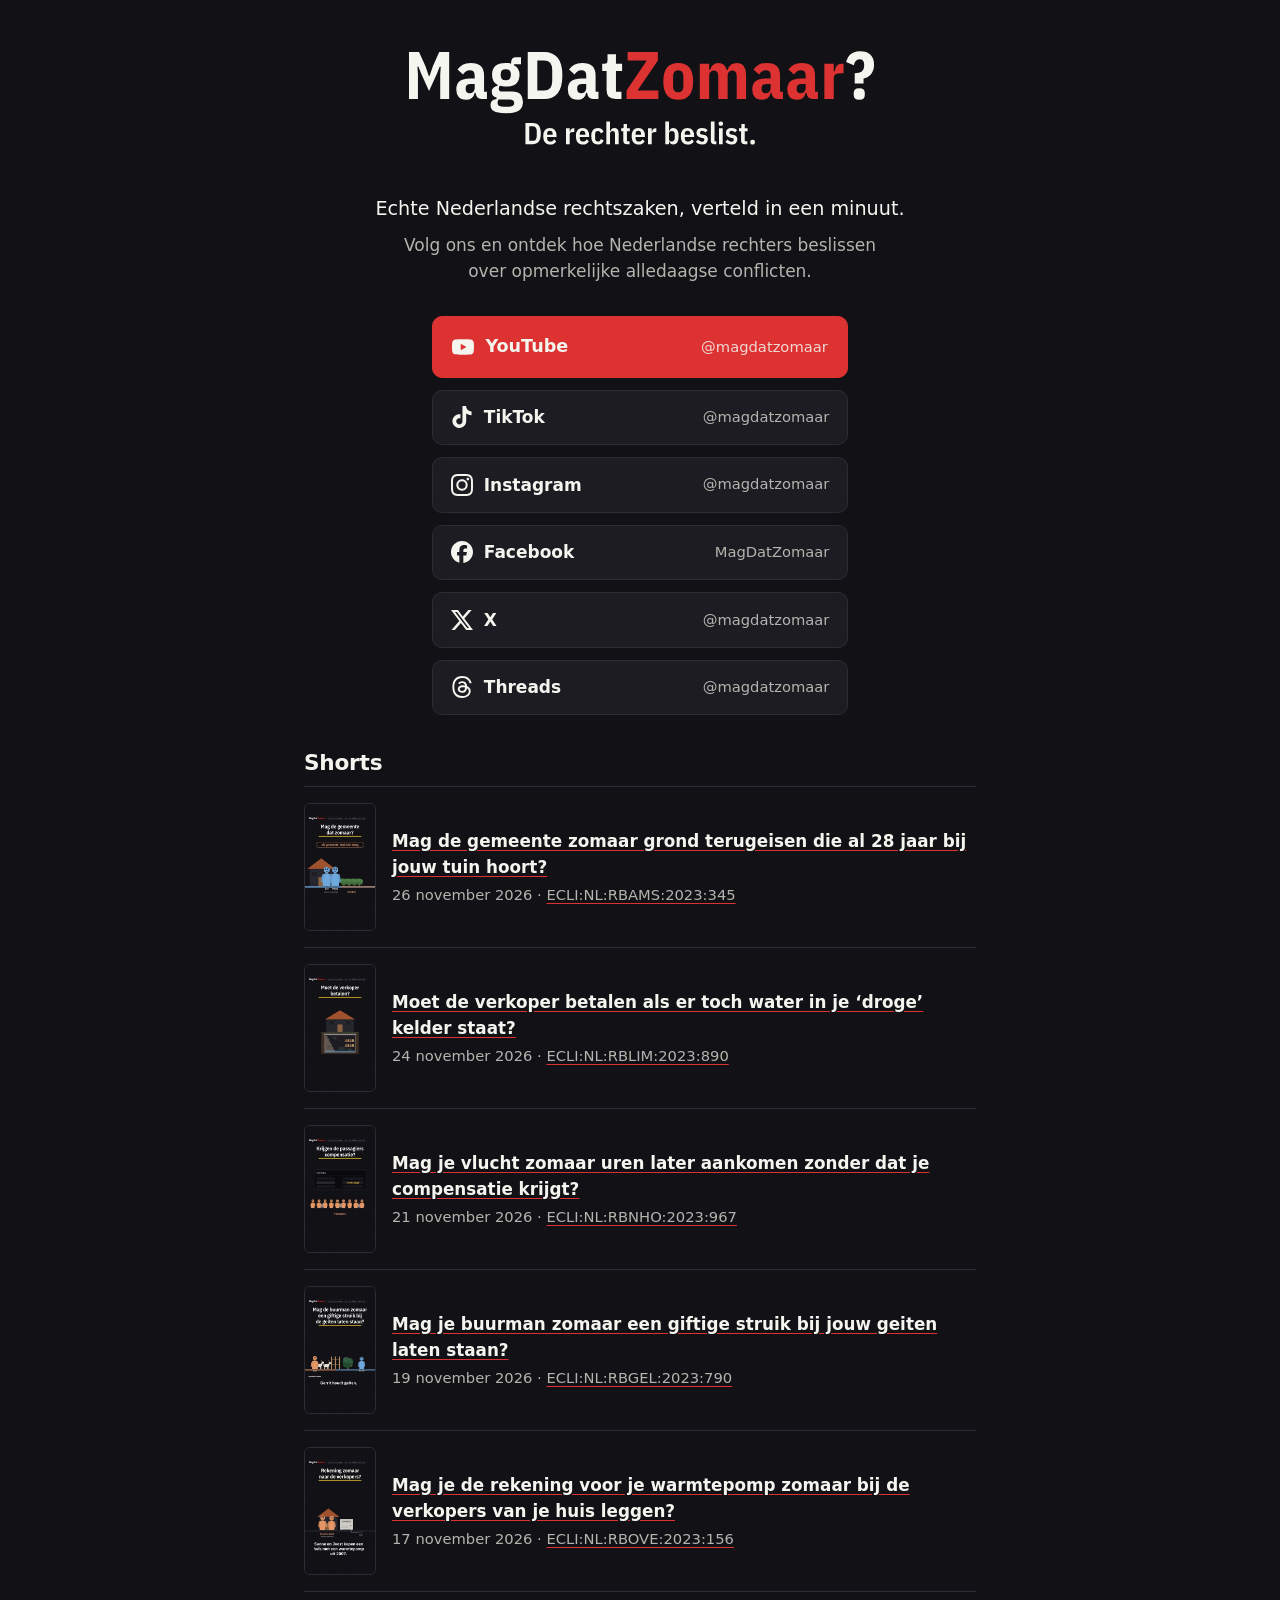
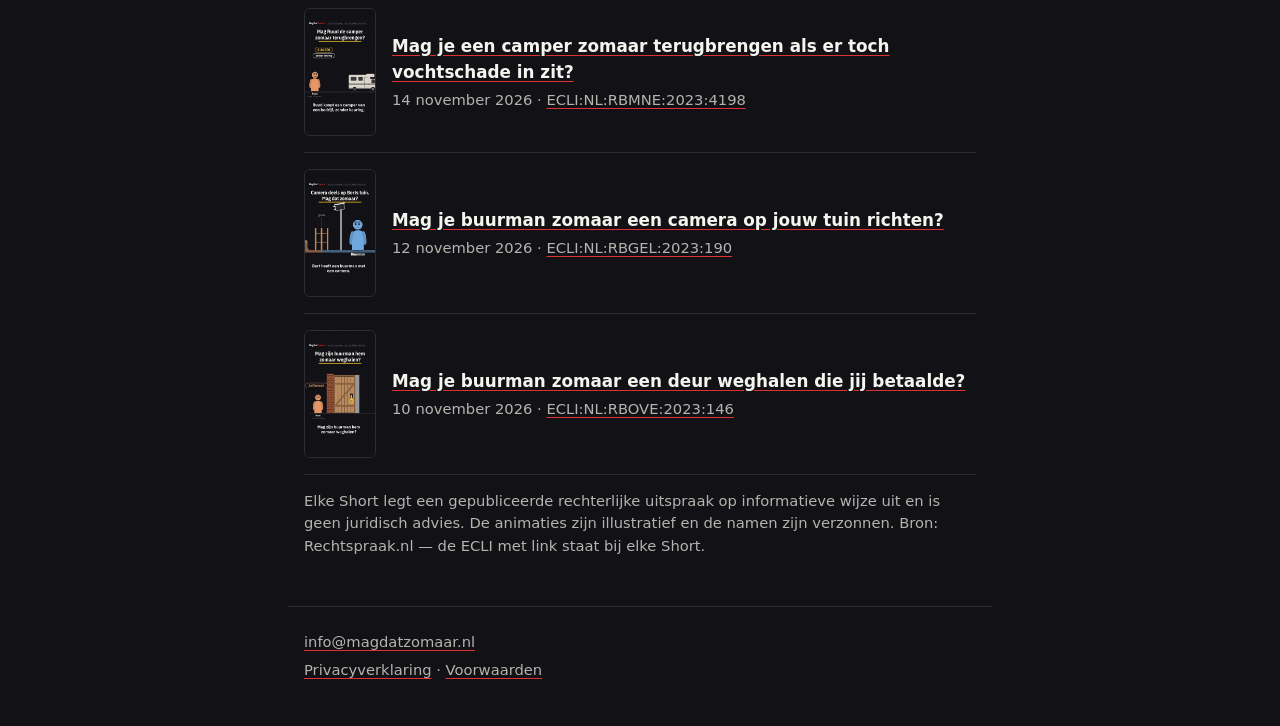
<file: index.html>
<!doctype html>
<html lang="nl">
<head>
<meta charset="utf-8">
<meta name="viewport" content="width=device-width, initial-scale=1">
<title>MagDatZomaar? De rechter beslist.</title>
<meta name="description" content="Echte Nederlandse rechtszaken, verteld in een minuut. MagDatZomaar? De rechter beslist.">
<meta name="referrer" content="strict-origin-when-cross-origin">
<meta name="theme-color" content="#121216">
<link rel="icon" href="icoon.svg" type="image/svg+xml">
<link rel="apple-touch-icon" href="icoon.png">
<link rel="stylesheet" href="stijl.css">
</head>
<body>
<main>
<header class="kop">
<h1>MagDatZomaar? De rechter beslist.</h1>
<img src="woordmerk.svg" alt="MagDatZomaar? De rechter beslist." width="946" height="210">
</header>
<p class="zin">Echte Nederlandse rechtszaken, verteld in een minuut.</p>
<p class="uitnodiging">Volg ons en ontdek hoe Nederlandse rechters beslissen over opmerkelijke alledaagse conflicten.</p>
<nav class="kanalen" aria-label="Kanalen">
<a class="knop hoofd" href="https://www.youtube.com/@magdatzomaar"><span class="naam"><svg class="logo" viewBox="0 0 24 24" width="22" height="22" aria-hidden="true" focusable="false"><path fill="currentColor" d="M23.498 6.186a3.016 3.016 0 0 0-2.122-2.136C19.505 3.545 12 3.545 12 3.545s-7.505 0-9.377.505A3.017 3.017 0 0 0 .502 6.186C0 8.07 0 12 0 12s0 3.93.502 5.814a3.016 3.016 0 0 0 2.122 2.136c1.871.505 9.376.505 9.376.505s7.505 0 9.377-.505a3.015 3.015 0 0 0 2.122-2.136C24 15.93 24 12 24 12s0-3.93-.502-5.814zM9.545 15.568V8.432L15.818 12l-6.273 3.568z"/></svg>YouTube</span> <span class="handle">@magdatzomaar</span></a>
<a class="knop" href="https://www.tiktok.com/@magdatzomaar"><span class="naam"><svg class="logo" viewBox="0 0 24 24" width="22" height="22" aria-hidden="true" focusable="false"><path fill="currentColor" d="M12.525.02c1.31-.02 2.61-.01 3.91-.02.08 1.53.63 3.09 1.75 4.17 1.12 1.11 2.7 1.62 4.24 1.79v4.03c-1.44-.05-2.89-.35-4.2-.97-.57-.26-1.1-.59-1.62-.93-.01 2.92.01 5.84-.02 8.75-.08 1.4-.54 2.79-1.35 3.94-1.31 1.92-3.58 3.17-5.91 3.21-1.43.08-2.86-.31-4.08-1.03-2.02-1.19-3.44-3.37-3.65-5.71-.02-.5-.03-1-.01-1.49.18-1.9 1.12-3.72 2.58-4.96 1.66-1.44 3.98-2.13 6.15-1.72.02 1.48-.04 2.96-.04 4.44-.99-.32-2.15-.23-3.02.37-.63.41-1.11 1.04-1.36 1.75-.21.51-.15 1.07-.14 1.61.24 1.64 1.82 3.02 3.5 2.87 1.12-.01 2.19-.66 2.77-1.61.19-.33.4-.67.41-1.06.1-1.79.06-3.57.07-5.36.01-4.03-.01-8.05.02-12.07z"/></svg>TikTok</span> <span class="handle">@magdatzomaar</span></a>
<a class="knop" href="https://www.instagram.com/magdatzomaar/"><span class="naam"><svg class="logo" viewBox="0 0 24 24" width="22" height="22" aria-hidden="true" focusable="false"><path fill="currentColor" d="M7.0301.084c-1.2768.0602-2.1487.264-2.911.5634-.7888.3075-1.4575.72-2.1228 1.3877-.6652.6677-1.075 1.3368-1.3802 2.127-.2954.7638-.4956 1.6365-.552 2.914-.0564 1.2775-.0689 1.6882-.0626 4.947.0062 3.2586.0206 3.6671.0825 4.9473.061 1.2765.264 2.1482.5635 2.9107.308.7889.72 1.4573 1.388 2.1228.6679.6655 1.3365 1.0743 2.1285 1.38.7632.295 1.6361.4961 2.9134.552 1.2773.056 1.6884.069 4.9462.0627 3.2578-.0062 3.668-.0207 4.9478-.0814 1.28-.0607 2.147-.2652 2.9098-.5633.7889-.3086 1.4578-.72 2.1228-1.3881.665-.6682 1.0745-1.3378 1.3795-2.1284.2957-.7632.4966-1.636.552-2.9124.056-1.2809.0692-1.6898.063-4.948-.0063-3.2583-.021-3.6668-.0817-4.9465-.0607-1.2797-.264-2.1487-.5633-2.9117-.3084-.7889-.72-1.4568-1.3876-2.1228C21.2982 1.33 20.628.9208 19.8378.6165 19.074.321 18.2017.1197 16.9244.0645 15.6471.0093 15.236-.005 11.977.0014 8.718.0076 8.31.0215 7.0301.0839m.1402 21.6932c-1.17-.0509-1.8053-.2453-2.2287-.408-.5606-.216-.96-.4771-1.3819-.895-.422-.4178-.6811-.8186-.9-1.378-.1644-.4234-.3624-1.058-.4171-2.228-.0595-1.2645-.072-1.6442-.079-4.848-.007-3.2037.0053-3.583.0607-4.848.05-1.169.2456-1.805.408-2.2282.216-.5613.4762-.96.895-1.3816.4188-.4217.8184-.6814 1.3783-.9003.423-.1651 1.0575-.3614 2.227-.4171 1.2655-.06 1.6447-.072 4.848-.079 3.2033-.007 3.5835.005 4.8495.0608 1.169.0508 1.8053.2445 2.228.408.5608.216.96.4754 1.3816.895.4217.4194.6816.8176.9005 1.3787.1653.4217.3617 1.056.4169 2.2263.0602 1.2655.0739 1.645.0796 4.848.0058 3.203-.0055 3.5834-.061 4.848-.051 1.17-.245 1.8055-.408 2.2294-.216.5604-.4763.96-.8954 1.3814-.419.4215-.8181.6811-1.3783.9-.4224.1649-1.0577.3617-2.2262.4174-1.2656.0595-1.6448.072-4.8493.079-3.2045.007-3.5825-.006-4.848-.0608M16.953 5.5864A1.44 1.44 0 1 0 18.39 4.144a1.44 1.44 0 0 0-1.437 1.4424M5.8385 12.012c.0067 3.4032 2.7706 6.1557 6.173 6.1493 3.4026-.0065 6.157-2.7701 6.1506-6.1733-.0065-3.4032-2.771-6.1565-6.174-6.1498-3.403.0067-6.156 2.771-6.1496 6.1738M8 12.0077a4 4 0 1 1 4.008 3.9921A3.9996 3.9996 0 0 1 8 12.0077"/></svg>Instagram</span> <span class="handle">@magdatzomaar</span></a>
<a class="knop" href="https://www.facebook.com/magdatzomaar"><span class="naam"><svg class="logo" viewBox="0 0 24 24" width="22" height="22" aria-hidden="true" focusable="false"><path fill="currentColor" d="M9.101 23.691v-7.98H6.627v-3.667h2.474v-1.58c0-4.085 1.848-5.978 5.858-5.978.401 0 .955.042 1.468.103a8.68 8.68 0 0 1 1.141.195v3.325a8.623 8.623 0 0 0-.653-.036 26.805 26.805 0 0 0-.733-.009c-.707 0-1.259.096-1.675.309a1.686 1.686 0 0 0-.679.622c-.258.42-.374.995-.374 1.752v1.297h3.919l-.386 2.103-.287 1.564h-3.246v8.245C19.396 23.238 24 18.179 24 12.044c0-6.627-5.373-12-12-12s-12 5.373-12 12c0 5.628 3.874 10.35 9.101 11.647Z"/></svg>Facebook</span> <span class="handle">MagDatZomaar</span></a>
<a class="knop" href="https://x.com/magdatzomaar"><span class="naam"><svg class="logo" viewBox="0 0 24 24" width="22" height="22" aria-hidden="true" focusable="false"><path fill="currentColor" d="M18.901 1.153h3.68l-8.04 9.19L24 22.846h-7.406l-5.8-7.584-6.638 7.584H.474l8.6-9.83L0 1.154h7.594l5.243 6.932ZM17.61 20.644h2.039L6.486 3.24H4.298Z"/></svg>X</span> <span class="handle">@magdatzomaar</span></a>
<a class="knop" href="https://www.threads.com/@magdatzomaar"><span class="naam"><svg class="logo" viewBox="0 0 24 24" width="22" height="22" aria-hidden="true" focusable="false"><path fill="currentColor" d="M12.186 24h-.007c-3.581-.024-6.334-1.205-8.184-3.509C2.35 18.44 1.5 15.586 1.472 12.01v-.017c.03-3.579.879-6.43 2.525-8.482C5.845 1.205 8.6.024 12.18 0h.014c2.746.02 5.043.725 6.826 2.098 1.677 1.29 2.858 3.13 3.509 5.467l-2.04.569c-1.104-3.96-3.898-5.984-8.304-6.015-2.91.022-5.11.936-6.54 2.717C4.307 6.504 3.616 8.914 3.589 12c.027 3.086.718 5.496 2.057 7.164 1.43 1.783 3.631 2.698 6.54 2.717 2.623-.02 4.358-.631 5.8-2.045 1.647-1.613 1.618-3.593 1.09-4.798-.31-.71-.873-1.3-1.634-1.75-.192 1.352-.622 2.446-1.284 3.272-.886 1.102-2.14 1.704-3.73 1.79-1.202.065-2.361-.218-3.259-.801-1.063-.689-1.685-1.74-1.752-2.964-.065-1.19.408-2.285 1.33-3.082.88-.76 2.119-1.207 3.583-1.291a13.853 13.853 0 0 1 3.02.142c-.126-.742-.375-1.332-.75-1.757-.513-.586-1.308-.883-2.359-.89h-.029c-.844 0-1.992.232-2.721 1.32L7.734 7.847c.98-1.454 2.568-2.256 4.478-2.256h.044c3.194.02 5.097 1.975 5.287 5.388.108.046.216.094.321.142 1.49.7 2.58 1.761 3.154 3.07.797 1.82.871 4.79-1.548 7.158-1.85 1.81-4.094 2.628-7.277 2.65Zm1.003-11.69c-.242 0-.487.007-.739.021-1.836.103-2.98.946-2.916 2.143.067 1.256 1.452 1.839 2.784 1.767 1.224-.065 2.818-.543 3.086-3.71a10.5 10.5 0 0 0-2.215-.221z"/></svg>Threads</span> <span class="handle">@magdatzomaar</span></a>
</nav>
<h2>Shorts</h2>
<ul class="shorts">
<li><a class="thumb" href="https://www.youtube.com/shorts/WkTgzO5xaxw" tabindex="-1" aria-hidden="true"><img src="covers/08.jpg" alt="" width="270" height="480" loading="lazy" decoding="async"></a><div><div class="titel"><a href="https://www.youtube.com/shorts/WkTgzO5xaxw">Mag de gemeente zomaar grond terugeisen die al 28 jaar bij jouw tuin hoort?</a></div><div class="info"><time datetime="2026-11-26">26 november 2026</time> · <a href="https://uitspraken.rechtspraak.nl/details?id=ECLI:NL:RBAMS:2023:345">ECLI:NL:RBAMS:2023:345</a></div></div></li>
<li><a class="thumb" href="https://www.youtube.com/shorts/d7gTfSWNCfY" tabindex="-1" aria-hidden="true"><img src="covers/07.jpg" alt="" width="270" height="480" loading="lazy" decoding="async"></a><div><div class="titel"><a href="https://www.youtube.com/shorts/d7gTfSWNCfY">Moet de verkoper betalen als er toch water in je ‘droge’ kelder staat?</a></div><div class="info"><time datetime="2026-11-24">24 november 2026</time> · <a href="https://uitspraken.rechtspraak.nl/details?id=ECLI:NL:RBLIM:2023:890">ECLI:NL:RBLIM:2023:890</a></div></div></li>
<li><a class="thumb" href="https://www.youtube.com/shorts/Ln2JjwiGUjs" tabindex="-1" aria-hidden="true"><img src="covers/06.jpg" alt="" width="270" height="480" loading="lazy" decoding="async"></a><div><div class="titel"><a href="https://www.youtube.com/shorts/Ln2JjwiGUjs">Mag je vlucht zomaar uren later aankomen zonder dat je compensatie krijgt?</a></div><div class="info"><time datetime="2026-11-21">21 november 2026</time> · <a href="https://uitspraken.rechtspraak.nl/details?id=ECLI:NL:RBNHO:2023:967">ECLI:NL:RBNHO:2023:967</a></div></div></li>
<li><a class="thumb" href="https://www.youtube.com/shorts/Y61OpLQXbV8" tabindex="-1" aria-hidden="true"><img src="covers/05.jpg" alt="" width="270" height="480" loading="lazy" decoding="async"></a><div><div class="titel"><a href="https://www.youtube.com/shorts/Y61OpLQXbV8">Mag je buurman zomaar een giftige struik bij jouw geiten laten staan?</a></div><div class="info"><time datetime="2026-11-19">19 november 2026</time> · <a href="https://uitspraken.rechtspraak.nl/details?id=ECLI:NL:RBGEL:2023:790">ECLI:NL:RBGEL:2023:790</a></div></div></li>
<li><a class="thumb" href="https://www.youtube.com/shorts/sA9OcNMRobQ" tabindex="-1" aria-hidden="true"><img src="covers/04.jpg" alt="" width="270" height="480" loading="lazy" decoding="async"></a><div><div class="titel"><a href="https://www.youtube.com/shorts/sA9OcNMRobQ">Mag je de rekening voor je warmtepomp zomaar bij de verkopers van je huis leggen?</a></div><div class="info"><time datetime="2026-11-17">17 november 2026</time> · <a href="https://uitspraken.rechtspraak.nl/details?id=ECLI:NL:RBOVE:2023:156">ECLI:NL:RBOVE:2023:156</a></div></div></li>
<li><a class="thumb" href="https://www.youtube.com/shorts/woqFHCdhqfc" tabindex="-1" aria-hidden="true"><img src="covers/03.jpg" alt="" width="270" height="480" loading="lazy" decoding="async"></a><div><div class="titel"><a href="https://www.youtube.com/shorts/woqFHCdhqfc">Mag je een camper zomaar terugbrengen als er toch vochtschade in zit?</a></div><div class="info"><time datetime="2026-11-14">14 november 2026</time> · <a href="https://uitspraken.rechtspraak.nl/details?id=ECLI:NL:RBMNE:2023:4198">ECLI:NL:RBMNE:2023:4198</a></div></div></li>
<li><a class="thumb" href="https://www.youtube.com/shorts/4A0koT8yzNU" tabindex="-1" aria-hidden="true"><img src="covers/02.jpg" alt="" width="270" height="480" loading="lazy" decoding="async"></a><div><div class="titel"><a href="https://www.youtube.com/shorts/4A0koT8yzNU">Mag je buurman zomaar een camera op jouw tuin richten?</a></div><div class="info"><time datetime="2026-11-12">12 november 2026</time> · <a href="https://uitspraken.rechtspraak.nl/details?id=ECLI:NL:RBGEL:2023:190">ECLI:NL:RBGEL:2023:190</a></div></div></li>
<li><a class="thumb" href="https://www.youtube.com/shorts/lAmzABg08vE" tabindex="-1" aria-hidden="true"><img src="covers/01.jpg" alt="" width="270" height="480" loading="lazy" decoding="async"></a><div><div class="titel"><a href="https://www.youtube.com/shorts/lAmzABg08vE">Mag je buurman zomaar een deur weghalen die jij betaalde?</a></div><div class="info"><time datetime="2026-11-10">10 november 2026</time> · <a href="https://uitspraken.rechtspraak.nl/details?id=ECLI:NL:RBOVE:2023:146">ECLI:NL:RBOVE:2023:146</a></div></div></li>
</ul>
<p class="uitleg">Elke Short legt een gepubliceerde rechterlijke uitspraak op informatieve wijze uit en is geen juridisch advies. De animaties zijn illustratief en de namen zijn verzonnen. Bron: Rechtspraak.nl — de ECLI met link staat bij elke Short.</p>
</main>
<footer>
<p><a href="mailto:info@magdatzomaar.nl">info@magdatzomaar.nl</a></p>
<p><a href="privacy.html">Privacyverklaring</a> · <a href="voorwaarden.html">Voorwaarden</a></p>
</footer>
</body>
</html>
</file>
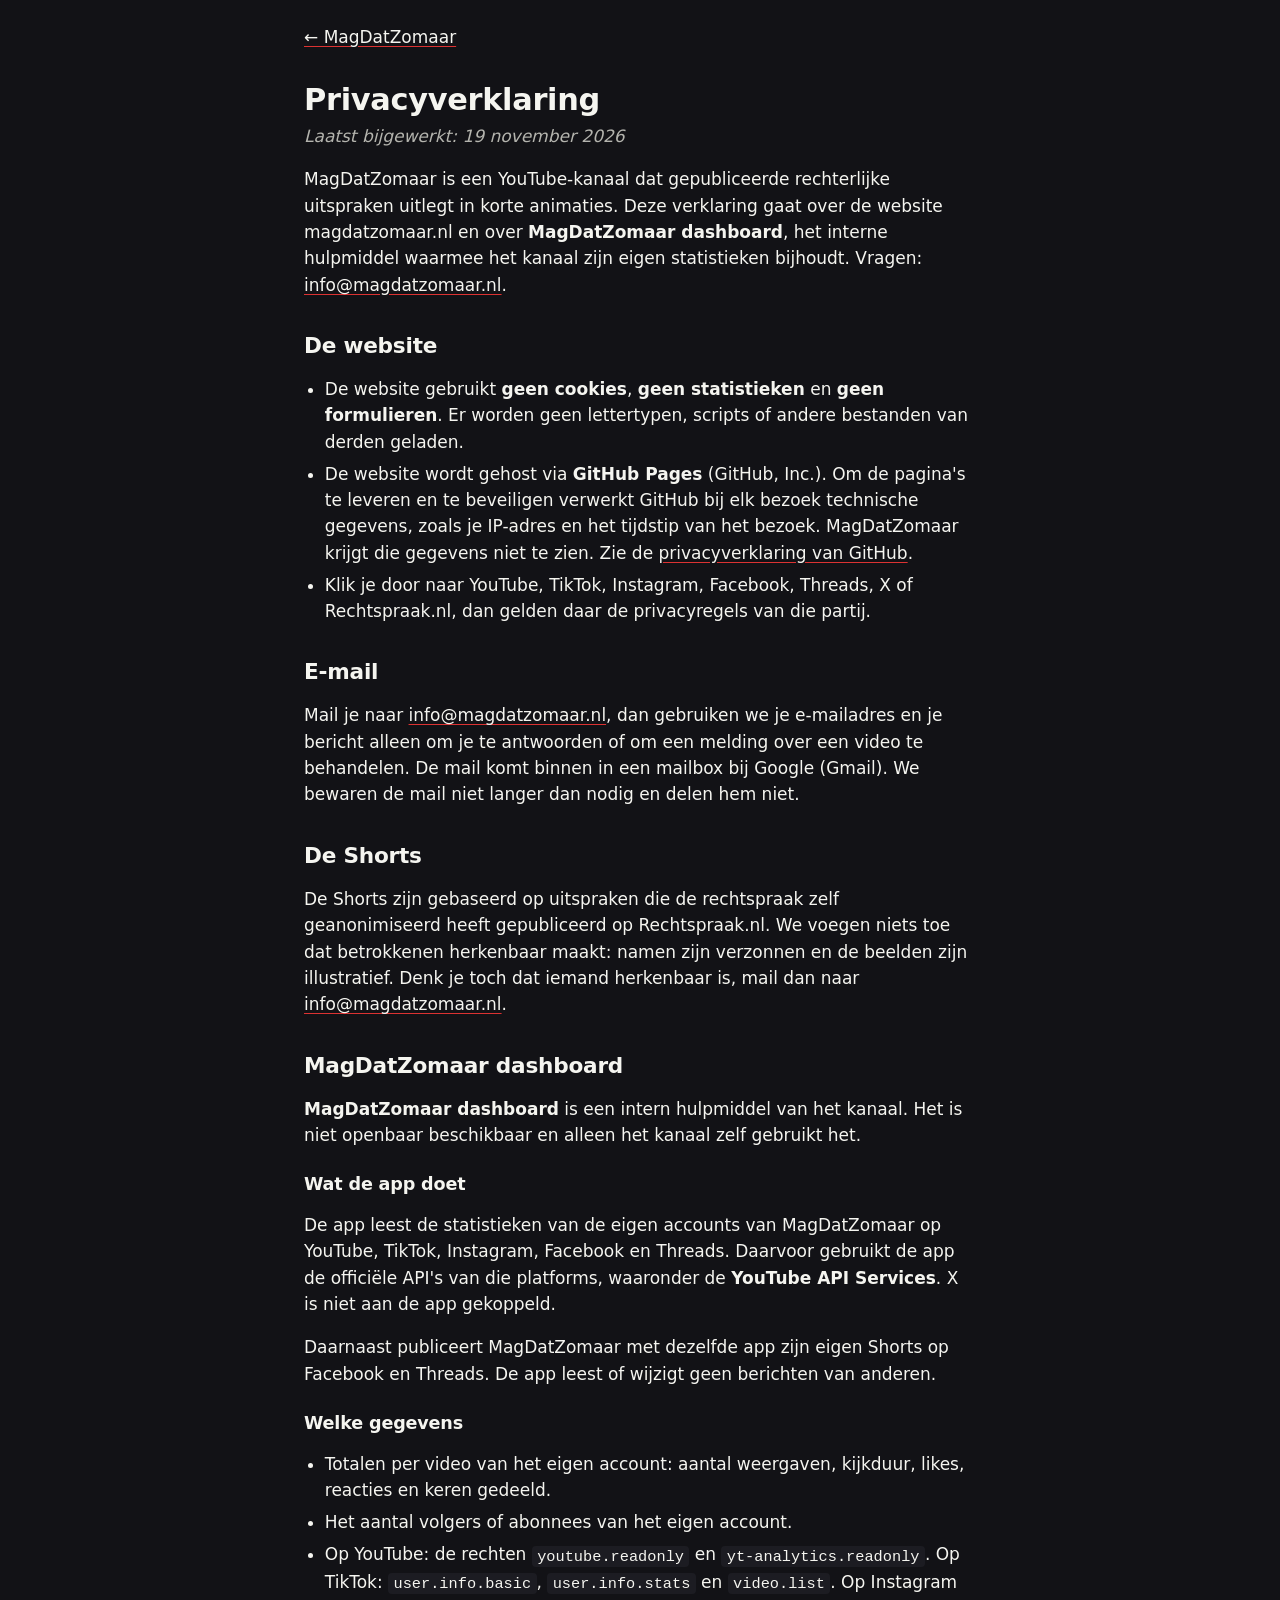
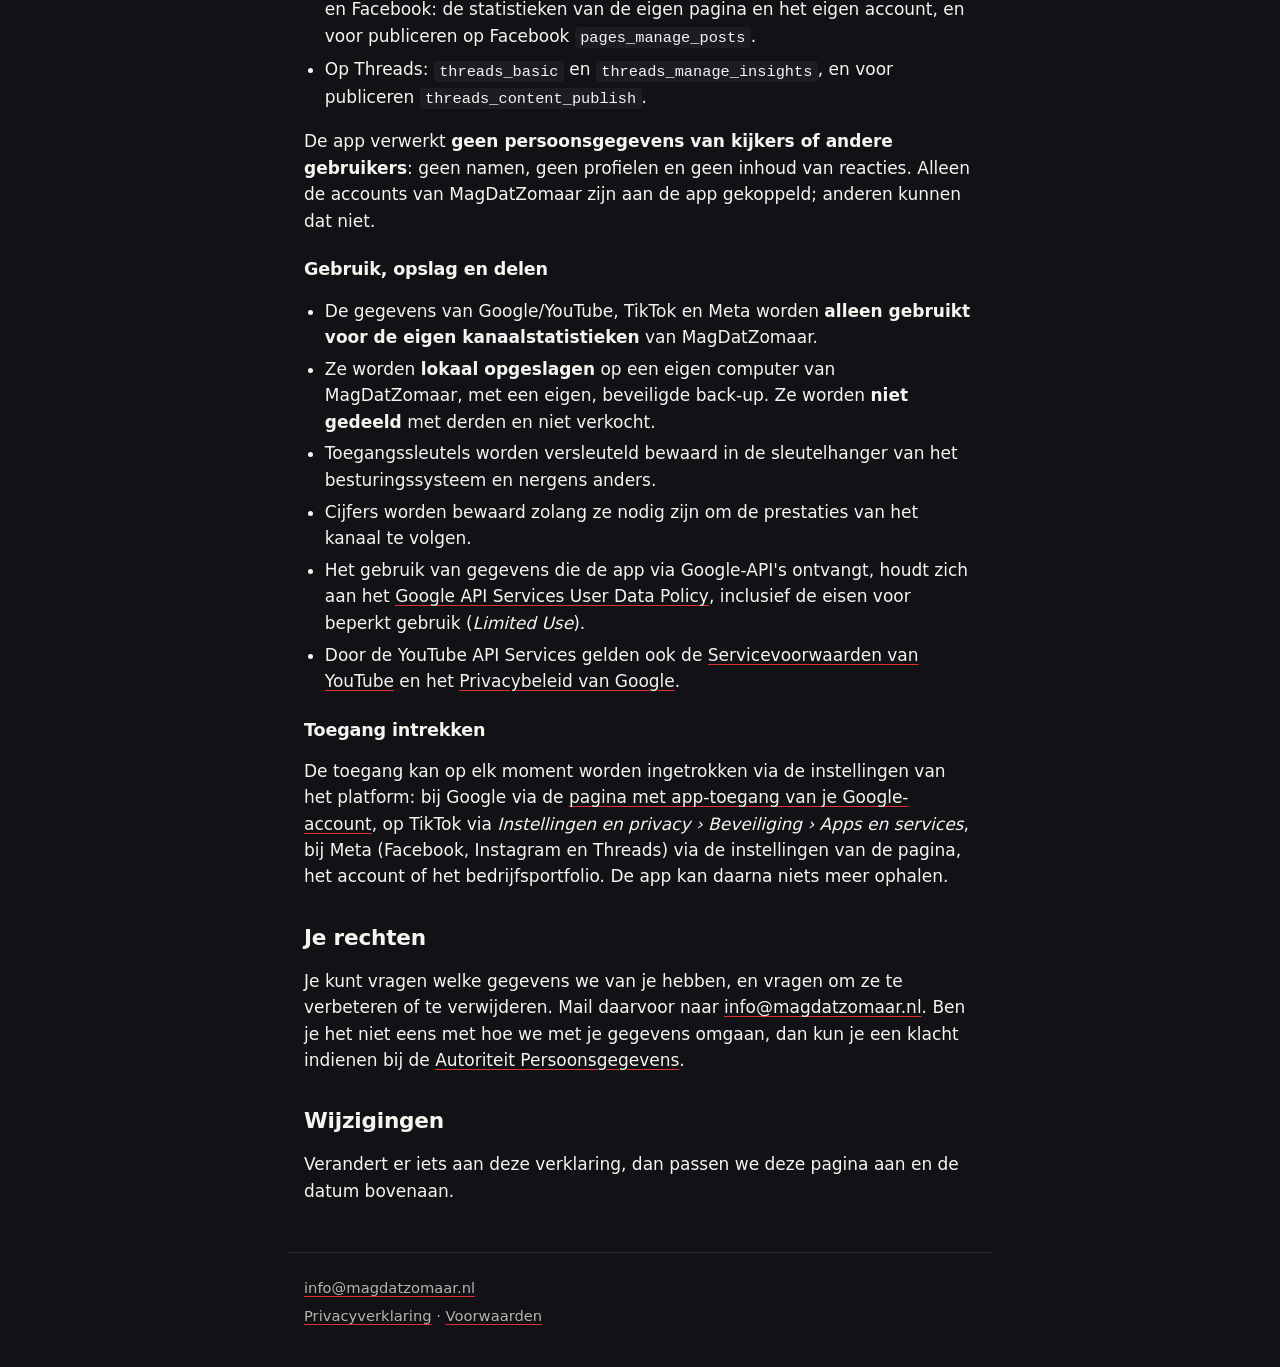
<file: privacy.html>
<!doctype html>
<html lang="nl">
<head>
<meta charset="utf-8">
<meta name="viewport" content="width=device-width, initial-scale=1">
<title>Privacyverklaring – MagDatZomaar</title>
<meta name="description" content="Privacyverklaring van MagDatZomaar.">
<meta name="referrer" content="strict-origin-when-cross-origin">
<meta name="theme-color" content="#121216">
<link rel="icon" href="icoon.svg" type="image/svg+xml">
<link rel="apple-touch-icon" href="icoon.png">
<link rel="stylesheet" href="stijl.css">
</head>
<body>
<main class="tekst">
<a class="terug" href="./">← MagDatZomaar</a>
<h1>Privacyverklaring</h1>
<p class="datum"><em>Laatst bijgewerkt: 19 november 2026</em></p>
<p>MagDatZomaar is een YouTube-kanaal dat gepubliceerde rechterlijke uitspraken uitlegt in korte animaties. Deze verklaring gaat over de website magdatzomaar.nl en over <strong>MagDatZomaar dashboard</strong>, het interne hulpmiddel waarmee het kanaal zijn eigen statistieken bijhoudt. Vragen: <a href="mailto:info@magdatzomaar.nl">info@magdatzomaar.nl</a>.</p>
<h2>De website</h2>
<ul><li>De website gebruikt <strong>geen cookies</strong>, <strong>geen statistieken</strong> en <strong>geen formulieren</strong>. Er worden geen lettertypen, scripts of andere bestanden van derden geladen.</li><li>De website wordt gehost via <strong>GitHub Pages</strong> (GitHub, Inc.). Om de pagina&#x27;s te leveren en te beveiligen verwerkt GitHub bij elk bezoek technische gegevens, zoals je IP-adres en het tijdstip van het bezoek. MagDatZomaar krijgt die gegevens niet te zien. Zie de <a href="https://docs.github.com/en/site-policy/privacy-policies/github-general-privacy-statement">privacyverklaring van GitHub</a>.</li><li>Klik je door naar YouTube, TikTok, Instagram, Facebook, Threads, X of Rechtspraak.nl, dan gelden daar de privacyregels van die partij.</li></ul>
<h2>E-mail</h2>
<p>Mail je naar <a href="mailto:info@magdatzomaar.nl">info@magdatzomaar.nl</a>, dan gebruiken we je e-mailadres en je bericht alleen om je te antwoorden of om een melding over een video te behandelen. De mail komt binnen in een mailbox bij Google (Gmail). We bewaren de mail niet langer dan nodig en delen hem niet.</p>
<h2>De Shorts</h2>
<p>De Shorts zijn gebaseerd op uitspraken die de rechtspraak zelf geanonimiseerd heeft gepubliceerd op Rechtspraak.nl. We voegen niets toe dat betrokkenen herkenbaar maakt: namen zijn verzonnen en de beelden zijn illustratief. Denk je toch dat iemand herkenbaar is, mail dan naar <a href="mailto:info@magdatzomaar.nl">info@magdatzomaar.nl</a>.</p>
<h2>MagDatZomaar dashboard</h2>
<p><strong>MagDatZomaar dashboard</strong> is een intern hulpmiddel van het kanaal. Het is niet openbaar beschikbaar en alleen het kanaal zelf gebruikt het.</p>
<h3>Wat de app doet</h3>
<p>De app leest de statistieken van de eigen accounts van MagDatZomaar op YouTube, TikTok, Instagram, Facebook en Threads. Daarvoor gebruikt de app de officiële API&#x27;s van die platforms, waaronder de <strong>YouTube API Services</strong>. X is niet aan de app gekoppeld.</p>
<p>Daarnaast publiceert MagDatZomaar met dezelfde app zijn eigen Shorts op Facebook en Threads. De app leest of wijzigt geen berichten van anderen.</p>
<h3>Welke gegevens</h3>
<ul><li>Totalen per video van het eigen account: aantal weergaven, kijkduur, likes, reacties en keren gedeeld.</li><li>Het aantal volgers of abonnees van het eigen account.</li><li>Op YouTube: de rechten <code>youtube.readonly</code> en <code>yt-analytics.readonly</code>. Op TikTok: <code>user.info.basic</code>, <code>user.info.stats</code> en <code>video.list</code>. Op Instagram en Facebook: de statistieken van de eigen pagina en het eigen account, en voor publiceren op Facebook <code>pages_manage_posts</code>.</li><li>Op Threads: <code>threads_basic</code> en <code>threads_manage_insights</code>, en voor publiceren <code>threads_content_publish</code>.</li></ul>
<p>De app verwerkt <strong>geen persoonsgegevens van kijkers of andere gebruikers</strong>: geen namen, geen profielen en geen inhoud van reacties. Alleen de accounts van MagDatZomaar zijn aan de app gekoppeld; anderen kunnen dat niet.</p>
<h3>Gebruik, opslag en delen</h3>
<ul><li>De gegevens van Google/YouTube, TikTok en Meta worden <strong>alleen gebruikt voor de eigen kanaalstatistieken</strong> van MagDatZomaar.</li><li>Ze worden <strong>lokaal opgeslagen</strong> op een eigen computer van MagDatZomaar, met een eigen, beveiligde back-up. Ze worden <strong>niet gedeeld</strong> met derden en niet verkocht.</li><li>Toegangssleutels worden versleuteld bewaard in de sleutelhanger van het besturingssysteem en nergens anders.</li><li>Cijfers worden bewaard zolang ze nodig zijn om de prestaties van het kanaal te volgen.</li><li>Het gebruik van gegevens die de app via Google-API&#x27;s ontvangt, houdt zich aan het <a href="https://developers.google.com/terms/api-services-user-data-policy">Google API Services User Data Policy</a>, inclusief de eisen voor beperkt gebruik (<em>Limited Use</em>).</li><li>Door de YouTube API Services gelden ook de <a href="https://www.youtube.com/t/terms">Servicevoorwaarden van YouTube</a> en het <a href="https://policies.google.com/privacy">Privacybeleid van Google</a>.</li></ul>
<h3>Toegang intrekken</h3>
<p>De toegang kan op elk moment worden ingetrokken via de instellingen van het platform: bij Google via de <a href="https://myaccount.google.com/connections">pagina met app-toegang van je Google-account</a>, op TikTok via <em>Instellingen en privacy › Beveiliging › Apps en services</em>, bij Meta (Facebook, Instagram en Threads) via de instellingen van de pagina, het account of het bedrijfsportfolio. De app kan daarna niets meer ophalen.</p>
<h2>Je rechten</h2>
<p>Je kunt vragen welke gegevens we van je hebben, en vragen om ze te verbeteren of te verwijderen. Mail daarvoor naar <a href="mailto:info@magdatzomaar.nl">info@magdatzomaar.nl</a>. Ben je het niet eens met hoe we met je gegevens omgaan, dan kun je een klacht indienen bij de <a href="https://autoriteitpersoonsgegevens.nl">Autoriteit Persoonsgegevens</a>.</p>
<h2>Wijzigingen</h2>
<p>Verandert er iets aan deze verklaring, dan passen we deze pagina aan en de datum bovenaan.</p>
</main>
<footer>
<p><a href="mailto:info@magdatzomaar.nl">info@magdatzomaar.nl</a></p>
<p><a href="privacy.html">Privacyverklaring</a> · <a href="voorwaarden.html">Voorwaarden</a></p>
</footer>
</body>
</html>
</file>
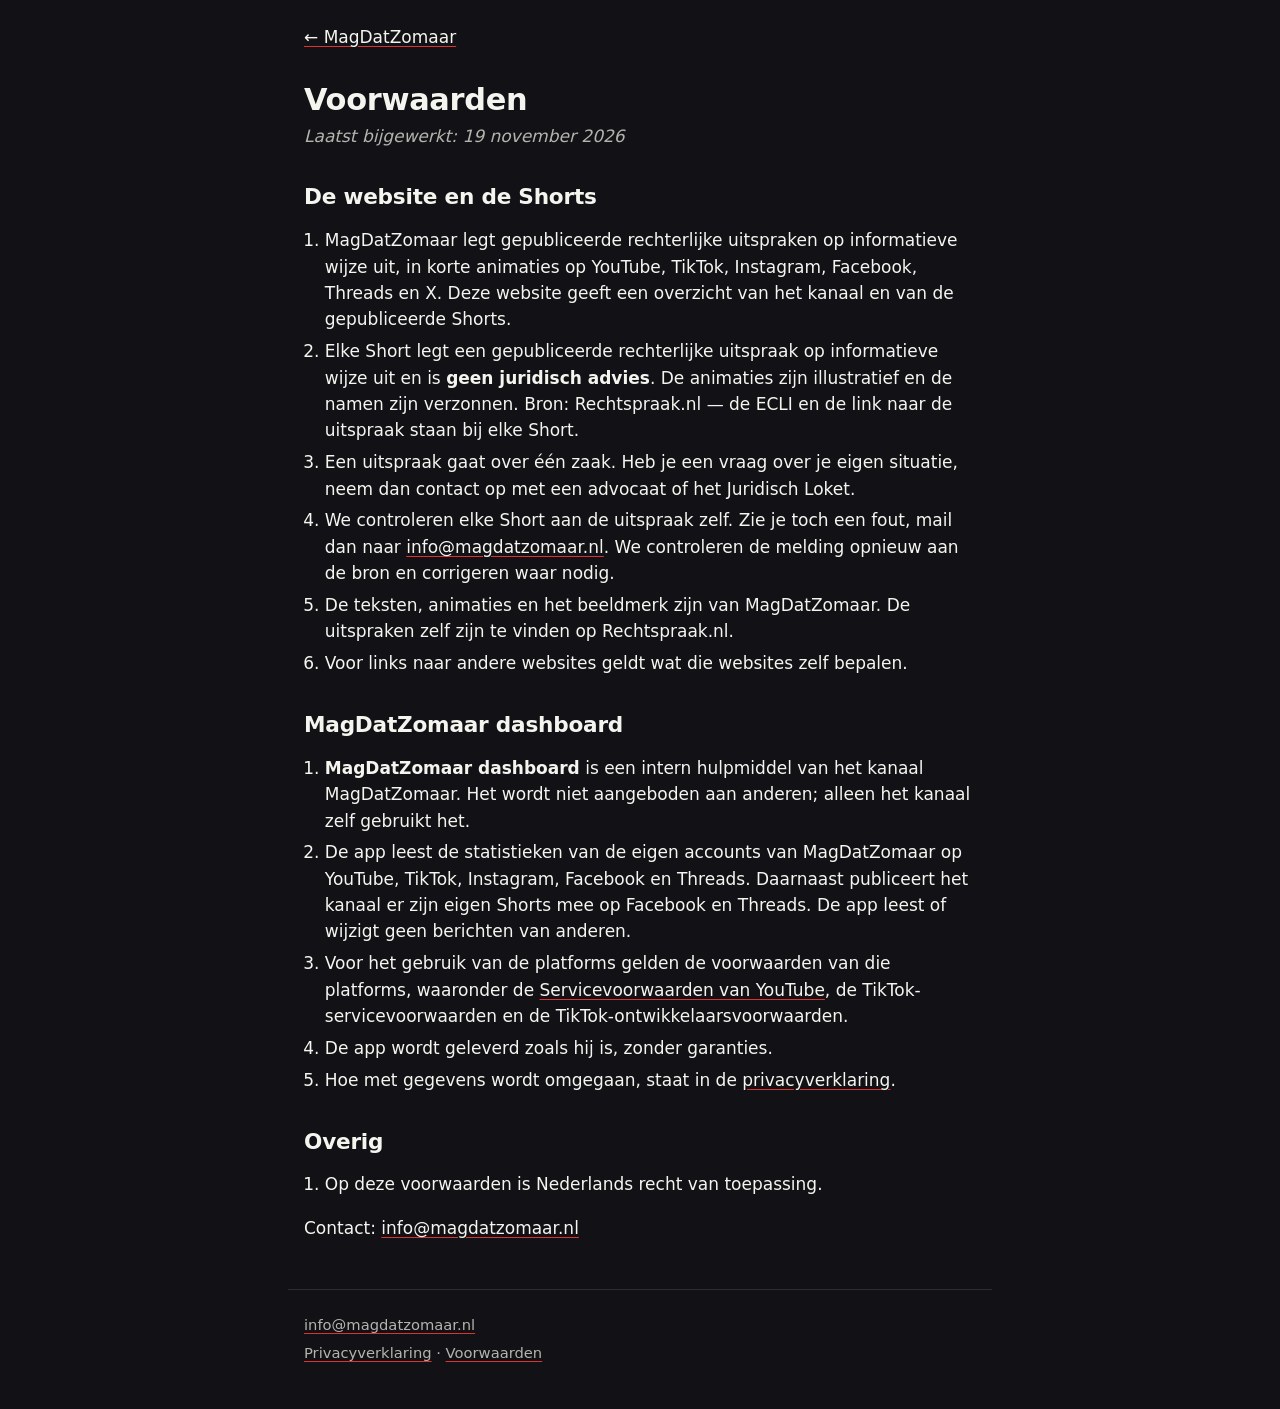
<file: voorwaarden.html>
<!doctype html>
<html lang="nl">
<head>
<meta charset="utf-8">
<meta name="viewport" content="width=device-width, initial-scale=1">
<title>Voorwaarden – MagDatZomaar</title>
<meta name="description" content="Voorwaarden van MagDatZomaar.">
<meta name="referrer" content="strict-origin-when-cross-origin">
<meta name="theme-color" content="#121216">
<link rel="icon" href="icoon.svg" type="image/svg+xml">
<link rel="apple-touch-icon" href="icoon.png">
<link rel="stylesheet" href="stijl.css">
</head>
<body>
<main class="tekst">
<a class="terug" href="./">← MagDatZomaar</a>
<h1>Voorwaarden</h1>
<p class="datum"><em>Laatst bijgewerkt: 19 november 2026</em></p>
<h2>De website en de Shorts</h2>
<ol><li>MagDatZomaar legt gepubliceerde rechterlijke uitspraken op informatieve wijze uit, in korte animaties op YouTube, TikTok, Instagram, Facebook, Threads en X. Deze website geeft een overzicht van het kanaal en van de gepubliceerde Shorts.</li><li>Elke Short legt een gepubliceerde rechterlijke uitspraak op informatieve wijze uit en is <strong>geen juridisch advies</strong>. De animaties zijn illustratief en de namen zijn verzonnen. Bron: Rechtspraak.nl — de ECLI en de link naar de uitspraak staan bij elke Short.</li><li>Een uitspraak gaat over één zaak. Heb je een vraag over je eigen situatie, neem dan contact op met een advocaat of het Juridisch Loket.</li><li>We controleren elke Short aan de uitspraak zelf. Zie je toch een fout, mail dan naar <a href="mailto:info@magdatzomaar.nl">info@magdatzomaar.nl</a>. We controleren de melding opnieuw aan de bron en corrigeren waar nodig.</li><li>De teksten, animaties en het beeldmerk zijn van MagDatZomaar. De uitspraken zelf zijn te vinden op Rechtspraak.nl.</li><li>Voor links naar andere websites geldt wat die websites zelf bepalen.</li></ol>
<h2>MagDatZomaar dashboard</h2>
<ol><li><strong>MagDatZomaar dashboard</strong> is een intern hulpmiddel van het kanaal MagDatZomaar. Het wordt niet aangeboden aan anderen; alleen het kanaal zelf gebruikt het.</li><li>De app leest de statistieken van de eigen accounts van MagDatZomaar op YouTube, TikTok, Instagram, Facebook en Threads. Daarnaast publiceert het kanaal er zijn eigen Shorts mee op Facebook en Threads. De app leest of wijzigt geen berichten van anderen.</li><li>Voor het gebruik van de platforms gelden de voorwaarden van die platforms, waaronder de <a href="https://www.youtube.com/t/terms">Servicevoorwaarden van YouTube</a>, de TikTok-servicevoorwaarden en de TikTok-ontwikkelaarsvoorwaarden.</li><li>De app wordt geleverd zoals hij is, zonder garanties.</li><li>Hoe met gegevens wordt omgegaan, staat in de <a href="privacy.html">privacyverklaring</a>.</li></ol>
<h2>Overig</h2>
<ol><li>Op deze voorwaarden is Nederlands recht van toepassing.</li></ol>
<p>Contact: <a href="mailto:info@magdatzomaar.nl">info@magdatzomaar.nl</a></p>
</main>
<footer>
<p><a href="mailto:info@magdatzomaar.nl">info@magdatzomaar.nl</a></p>
<p><a href="privacy.html">Privacyverklaring</a> · <a href="voorwaarden.html">Voorwaarden</a></p>
</footer>
</body>
</html>
</file>
<file: stijl.css>
/* MagDatZomaar – website. Kleuren volgens plan 8.2; geen externe lettertypen. */
:root {
  --achtergrond: #121216;
  --vlak: #1C1C22;
  --lijn: #2C2C34;
  --tekst: #F5F5F0;
  --zacht: #B4B4AE;
  --rood: #DC3232;
  --geel: #F5C518;
  color-scheme: dark;
}

* { box-sizing: border-box; }

html { -webkit-text-size-adjust: 100%; }

body {
  margin: 0;
  background: var(--achtergrond);
  color: var(--tekst);
  font: 17px/1.55 system-ui, -apple-system, "Segoe UI", Roboto, "Helvetica Neue", Arial, sans-serif;
}

main, footer {
  max-width: 44rem;
  margin: 0 auto;
  padding: 0 16px;
}

a { color: var(--tekst); text-decoration-color: var(--rood); text-underline-offset: 3px; }
a:hover { color: var(--geel); }
a:focus-visible { outline: 2px solid var(--geel); outline-offset: 3px; border-radius: 4px; }

h1, h2, h3 { line-height: 1.2; letter-spacing: -0.01em; }
h1 { font-size: 1.9rem; margin: 2rem 0 0.25rem; }
h2 { font-size: 1.35rem; margin: 2.2rem 0 0.6rem; }
h3 { font-size: 1.1rem; margin: 1.6rem 0 0.4rem; }
code { font-size: 0.9em; background: var(--vlak); padding: 0.1em 0.35em; border-radius: 4px; }
.datum { color: var(--zacht); margin-top: 0; }

/* Startpagina */
.kop { text-align: center; padding: 3rem 0 1rem; }
.kop img { width: 100%; max-width: 30rem; height: auto; }
.kop h1 { position: absolute; left: -9999px; }
.zin { font-size: 1.2rem; text-align: center; margin: 1rem 0 0.5rem; }
.uitnodiging { color: var(--zacht); text-align: center; max-width: 30rem; margin: 0 auto 2rem; }

.kanalen { display: grid; gap: 0.75rem; margin: 0 auto 1rem; max-width: 26rem; }
.knop {
  display: flex; justify-content: space-between; align-items: center; gap: 1rem;
  padding: 0.85rem 1.1rem; border: 1px solid var(--lijn); border-radius: 10px;
  background: var(--vlak); text-decoration: none; font-weight: 600;
}
.knop .naam { display: flex; align-items: center; gap: 0.7rem; }
.knop .logo { width: 22px; height: 22px; flex: none; }
.knop .handle { color: var(--zacht); font-weight: 400; font-size: 0.92rem; }
.knop.hoofd { background: var(--rood); border-color: var(--rood); font-size: 1.1rem; padding: 1rem 1.2rem; }
.knop.hoofd .handle { color: var(--tekst); opacity: 0.85; }
.knop:hover { border-color: var(--tekst); color: var(--tekst); }

.shorts { list-style: none; padding: 0; margin: 0; }
.shorts li { padding: 1rem 0; border-top: 1px solid var(--lijn); display: flex; gap: 1rem; align-items: center; }
.shorts li > div { min-width: 0; }
.shorts .thumb { flex: none; display: block; line-height: 0; }
.shorts .thumb img { width: 72px; height: 128px; object-fit: cover; border-radius: 6px; border: 1px solid var(--lijn); }
.shorts li:last-child { border-bottom: 1px solid var(--lijn); }
.shorts .titel { font-weight: 600; font-size: 1.05rem; }
.shorts .info { color: var(--zacht); font-size: 0.92rem; margin-top: 0.25rem; overflow-wrap: anywhere; }
.shorts .info a { color: var(--zacht); }
.uitleg { color: var(--zacht); font-size: 0.92rem; }

/* Tekstpagina's */
.terug { display: inline-block; margin-top: 1.5rem; }
.tekst ul, .tekst ol { padding-left: 1.3rem; }
.tekst li { margin: 0.35rem 0; }

footer {
  margin-top: 3rem; padding-top: 1.2rem; padding-bottom: 2.5rem;
  border-top: 1px solid var(--lijn); color: var(--zacht); font-size: 0.92rem;
}
footer a { color: var(--zacht); }
footer p { margin: 0.3rem 0; }
</file>
